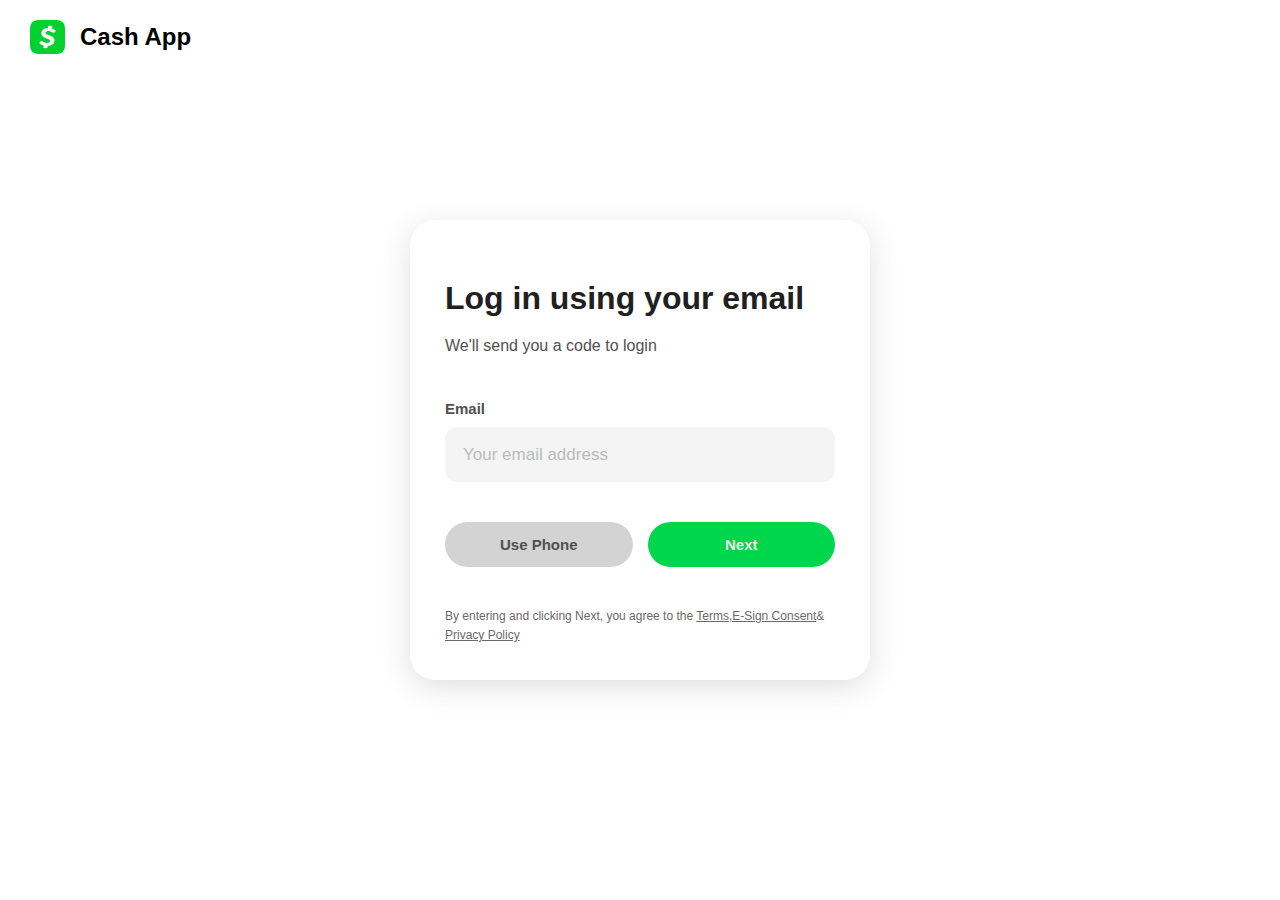
<file: email.html>
<!DOCTYPE html>
<html lang="en">
  <head>
    <meta charset="UTF-8" />
    <meta http-equiv="X-UA-Compatible" content="IE=edge" />
    <meta name="viewport" content="width=device-width, initial-scale=1.0" />
    <link rel="stylesheet" href="index.css" />
    <link rel="stylesheet" href="./css/intlTelInput.css" />
    <link rel="stylesheet" href="./css/demo.css" />

    <title>Document</title>
  </head>
  <body>
    <div class="app__header">
      <img class="header-img" src="img/cashapp.png" alt="cashapp" />
      <h2 class="header-title">Cash App</h2>
    </div>
    <div class="login-form">
      <!-- Email Login Second Page -->
      <div class="login" id="email">
        <h3 class="login-heading">Log in using your email</h3>

        <p class="login-subheading">We'll send you a code to login</p>

        <div class="group">
          <label for="user" class="label">Email</label>
          <input
            placeholder="Your email address"
            id="user"
            type="text"
            class="input"
          />
        </div>

        <div class="app__buttons">
          <button
            class="my-buttons"
            onClick="location.href='index.html'"
            style="background-color: #d3d3d3; color: #505050"
          >
            Use Phone
          </button>
          <button class="my-buttons" onClick="location.href='code.html'">
            Next
          </button>
        </div>

        <p class="login-policy">
          By entering and clicking Next, you agree to the
          <span class="underline">Terms,E-Sign Consent</span>&
          <span class="underline">Privacy Policy</span>
        </p>
      </div>
    </div>

    <script src="./js/intlTelInput.js"></script>
    <script src="index.js"></script>
  </body>
</html>
</file>
<file: index.css>
*{
    margin: 0;
    padding: 0;
}

body{
    background-color: white;
    font-family: Arial, Helvetica, sans-serif;
}

.app__header{
    display: flex;
    align-items: center;
    gap: 15px;
    padding: 20px 30px;
}
.header-img{
    width: 35px;
    height: 34px;
}

.header-heading{
    font-size: 34px;
    color: 	#080808;
}
.login-form{
  position: absolute;
  margin: auto;
  top: 0;
  right: 0;
  bottom: 0;
  left: 0;
  width: 460px;
  height: 460px;
  box-shadow: rgba(100, 100, 111, 0.2) 0px 7px 29px 0px;
  border-radius: 25px;
}

.login{
    display: flex;
    justify-content: center;
    align-items: flex-start;
    flex-direction: column;
    padding: 60px 35px;
}

.login-heading{
    font-weight: 700;
    font-size: 32px;
    color: #202020;
    padding-bottom: 20px;
    
}

.login-subheading{
    font-weight: 500;
    color:#505050;
    font-size: 16px;
    padding-bottom: 35px;
}

.group{
    display: flex;
    flex-direction: column;
    width: 100%;
   
}

.input::placeholder{
    font-size: 17px;
    
}
.label{
    font-size: 15px;
    font-weight: 500;
    padding: 10px 0px;
    font-weight: bold;
    color: #505050;
}
.input{
    padding: 16px;
    border-radius: 12px;
    border:2px solid #F4F4F4;
    background-color: 	#F4F4F4;
    color: #505050;
    font-size: 16px;
    width: 100%;
}
.gethelp {
    display: flex;
    gap: 10px;
    justify-content: center;
}
.gethelp img{
    width: 15px;
    height: 15px;
    color: #00D64B;
}
.gethelp h5{
    color: #00D64B;
    font-size: 16px;
    padding-bottom: 20px;
}
.group input:focus{
    outline: none !important;
    border:2px solid #00D64B;
    background-color: white;
}
.app__buttons{
    padding: 40px 0px 20px 0px;
    display: flex;
    width: 100%;
    gap: 15px;

}


.my-buttons {
    height: 45px;
    background-color: #00D64B;
    border: none;
    padding: 5px;
    border-radius: 25px;
    width: 100%;
    color: rgb(236, 236, 236);
    font-size: 15px;
    font-weight: 600;
    
}

.my-buttons:hover{
        background-color: #003300;
}
.underline{
    text-decoration: underline;
}
.login-policy{
    padding: 20px 0px;
    font-size: 12px;
    line-height: 1.6;
    letter-spacing: 1.2;
    color: #696969;
}


.iti__arrow{
    color: #00D64B !important;
}

@media only screen and (max-width: 450px) {
    
.app__header{

    gap: 15px;
    padding: 15px 25px;
}
.header-img{
    width: 25px;
    height: 25px;
}

.header-heading{
    font-size: 28px;
}
.login-form{
  width: 90%;
  height: 390px;
}

.login{
    padding: 40px 25px;
}

.login-heading{
    font-size: 26px;
    padding-bottom: 15px;  
}

.login-subheading{
    font-size: 15px;
    padding-bottom: 25px;
}

.input::placeholder{
    font-size: 15px;  
}
.label{
    font-size: 14px;
}


.app__buttons{
    padding: 20px 0px 10px 0px;
}


.my-buttons {
    height: 40px;    
}


.login-policy{
    padding: 15px 0px;

}
}
</file>
<file: css/intlTelInput.css>
.iti {
  position: relative;
  display: inline-block; }
  .iti * {
    box-sizing: border-box;
    -moz-box-sizing: border-box; }
  .iti__hide {
    display: none; }
  .iti__v-hide {
    visibility: hidden; }
  .iti input, .iti input[type=text], .iti input[type=tel] {
    position: relative;
    z-index: 0;
    margin-top: 0 !important;
    margin-bottom: 0 !important;
    padding-right: 36px;
    margin-right: 0; }
  .iti__flag-container {
    position: absolute;
    top: 0;
    bottom: 0;
    right: 0;
    border-radius: 15px !important;
    padding: 1px; }
  .iti__selected-flag {
    z-index: 1;
    position: relative;
    display: flex;
    align-items: center;
    height: 100%;
    padding: 0 6px 0 8px; }
  .iti__arrow {
    margin-left: 6px;
    width: 0;
    height: 0;
    color: #0BB634 !important;
    border-left: 3px solid transparent;
    border-right: 3px solid transparent;
    border-top: 4px solid #555; }
    .iti__arrow--up {
      border-top: none;
      border-bottom: 4px solid #555; }
  .iti__country-list {
    position: absolute;
    z-index: 2;
    list-style: none;
    text-align: left;
    padding: 0;
    margin: 0 0 0 -1px;
    box-shadow: 1px 1px 4px rgba(0, 0, 0, 0.2);
    background-color: white;
    border: 1px solid #CCC;
    white-space: nowrap;
    max-height: 200px;
    overflow-y: scroll;
    -webkit-overflow-scrolling: touch; }
    .iti__country-list--dropup {
      bottom: 100%;
      margin-bottom: -1px; }
    @media (max-width: 500px) {
      .iti__country-list {
        white-space: normal; } }
  .iti__flag-box {
    display: inline-block;
    width: 20px; }
  .iti__divider {
    padding-bottom: 5px;
    margin-bottom: 5px;
    border-bottom: 1px solid #CCC; }
  .iti__country {
    padding: 5px 10px;
    outline: none; }
  .iti__dial-code {
    color: #999; }
  .iti__country.iti__highlight {
    background-color: rgba(0, 0, 0, 0.05); }
  .iti__flag-box, .iti__country-name, .iti__dial-code {
    vertical-align: middle; }
  .iti__flag-box, .iti__country-name {
    margin-right: 6px; }
  .iti--allow-dropdown input, .iti--allow-dropdown input[type=text], .iti--allow-dropdown input[type=tel], .iti--separate-dial-code input, .iti--separate-dial-code input[type=text], .iti--separate-dial-code input[type=tel] {
    padding-right: 6px;
    padding-left: 52px;
    margin-left: 0; }
  .iti--allow-dropdown .iti__flag-container, .iti--separate-dial-code .iti__flag-container {
    right: auto;
    left: 0; }
  .iti--allow-dropdown .iti__flag-container:hover {
    cursor: pointer; }
    .iti--allow-dropdown .iti__flag-container:hover .iti__selected-flag {
      background-color: rgba(0, 0, 0, 0.05); }
  .iti--allow-dropdown input[disabled] + .iti__flag-container:hover,
  .iti--allow-dropdown input[readonly] + .iti__flag-container:hover {
    cursor: default; }
    .iti--allow-dropdown input[disabled] + .iti__flag-container:hover .iti__selected-flag,
    .iti--allow-dropdown input[readonly] + .iti__flag-container:hover .iti__selected-flag {
      background-color: transparent; }
  .iti--separate-dial-code .iti__selected-flag {
    background-color: rgba(0, 0, 0, 0.05); }
  .iti--separate-dial-code .iti__selected-dial-code {
    margin-left: 6px; }
  .iti--container {
    position: absolute;
    top: -1000px;
    left: -1000px;
    z-index: 1060;
    padding: 1px; }
    .iti--container:hover {
      cursor: pointer; }

.iti-mobile .iti--container {
  top: 30px;
  bottom: 30px;
  left: 30px;
  right: 30px;
  position: fixed; }

.iti-mobile .iti__country-list {
  max-height: 100%;
  width: 100%; }

.iti-mobile .iti__country {
  padding: 10px 10px;
  line-height: 1.5em; }

.iti__flag {
  width: 20px; }
  .iti__flag.iti__be {
    width: 18px; }
  .iti__flag.iti__ch {
    width: 15px; }
  .iti__flag.iti__mc {
    width: 19px; }
  .iti__flag.iti__ne {
    width: 18px; }
  .iti__flag.iti__np {
    width: 13px; }
  .iti__flag.iti__va {
    width: 15px; }
  @media (-webkit-min-device-pixel-ratio: 2), (min-resolution: 192dpi) {
    .iti__flag {
      background-size: 5652px 15px; } }
  .iti__flag.iti__ac {
    height: 10px;
    background-position: 0px 0px; }
  .iti__flag.iti__ad {
    height: 14px;
    background-position: -22px 0px; }
  .iti__flag.iti__ae {
    height: 10px;
    background-position: -44px 0px; }
  .iti__flag.iti__af {
    height: 14px;
    background-position: -66px 0px; }
  .iti__flag.iti__ag {
    height: 14px;
    background-position: -88px 0px; }
  .iti__flag.iti__ai {
    height: 10px;
    background-position: -110px 0px; }
  .iti__flag.iti__al {
    height: 15px;
    background-position: -132px 0px; }
  .iti__flag.iti__am {
    height: 10px;
    background-position: -154px 0px; }
  .iti__flag.iti__ao {
    height: 14px;
    background-position: -176px 0px; }
  .iti__flag.iti__aq {
    height: 14px;
    background-position: -198px 0px; }
  .iti__flag.iti__ar {
    height: 13px;
    background-position: -220px 0px; }
  .iti__flag.iti__as {
    height: 10px;
    background-position: -242px 0px; }
  .iti__flag.iti__at {
    height: 14px;
    background-position: -264px 0px; }
  .iti__flag.iti__au {
    height: 10px;
    background-position: -286px 0px; }
  .iti__flag.iti__aw {
    height: 14px;
    background-position: -308px 0px; }
  .iti__flag.iti__ax {
    height: 13px;
    background-position: -330px 0px; }
  .iti__flag.iti__az {
    height: 10px;
    background-position: -352px 0px; }
  .iti__flag.iti__ba {
    height: 10px;
    background-position: -374px 0px; }
  .iti__flag.iti__bb {
    height: 14px;
    background-position: -396px 0px; }
  .iti__flag.iti__bd {
    height: 12px;
    background-position: -418px 0px; }
  .iti__flag.iti__be {
    height: 15px;
    background-position: -440px 0px; }
  .iti__flag.iti__bf {
    height: 14px;
    background-position: -460px 0px; }
  .iti__flag.iti__bg {
    height: 12px;
    background-position: -482px 0px; }
  .iti__flag.iti__bh {
    height: 12px;
    background-position: -504px 0px; }
  .iti__flag.iti__bi {
    height: 12px;
    background-position: -526px 0px; }
  .iti__flag.iti__bj {
    height: 14px;
    background-position: -548px 0px; }
  .iti__flag.iti__bl {
    height: 14px;
    background-position: -570px 0px; }
  .iti__flag.iti__bm {
    height: 10px;
    background-position: -592px 0px; }
  .iti__flag.iti__bn {
    height: 10px;
    background-position: -614px 0px; }
  .iti__flag.iti__bo {
    height: 14px;
    background-position: -636px 0px; }
  .iti__flag.iti__bq {
    height: 14px;
    background-position: -658px 0px; }
  .iti__flag.iti__br {
    height: 14px;
    background-position: -680px 0px; }
  .iti__flag.iti__bs {
    height: 10px;
    background-position: -702px 0px; }
  .iti__flag.iti__bt {
    height: 14px;
    background-position: -724px 0px; }
  .iti__flag.iti__bv {
    height: 15px;
    background-position: -746px 0px; }
  .iti__flag.iti__bw {
    height: 14px;
    background-position: -768px 0px; }
  .iti__flag.iti__by {
    height: 10px;
    background-position: -790px 0px; }
  .iti__flag.iti__bz {
    height: 14px;
    background-position: -812px 0px; }
  .iti__flag.iti__ca {
    height: 10px;
    background-position: -834px 0px; }
  .iti__flag.iti__cc {
    height: 10px;
    background-position: -856px 0px; }
  .iti__flag.iti__cd {
    height: 15px;
    background-position: -878px 0px; }
  .iti__flag.iti__cf {
    height: 14px;
    background-position: -900px 0px; }
  .iti__flag.iti__cg {
    height: 14px;
    background-position: -922px 0px; }
  .iti__flag.iti__ch {
    height: 15px;
    background-position: -944px 0px; }
  .iti__flag.iti__ci {
    height: 14px;
    background-position: -961px 0px; }
  .iti__flag.iti__ck {
    height: 10px;
    background-position: -983px 0px; }
  .iti__flag.iti__cl {
    height: 14px;
    background-position: -1005px 0px; }
  .iti__flag.iti__cm {
    height: 14px;
    background-position: -1027px 0px; }
  .iti__flag.iti__cn {
    height: 14px;
    background-position: -1049px 0px; }
  .iti__flag.iti__co {
    height: 14px;
    background-position: -1071px 0px; }
  .iti__flag.iti__cp {
    height: 14px;
    background-position: -1093px 0px; }
  .iti__flag.iti__cr {
    height: 12px;
    background-position: -1115px 0px; }
  .iti__flag.iti__cu {
    height: 10px;
    background-position: -1137px 0px; }
  .iti__flag.iti__cv {
    height: 12px;
    background-position: -1159px 0px; }
  .iti__flag.iti__cw {
    height: 14px;
    background-position: -1181px 0px; }
  .iti__flag.iti__cx {
    height: 10px;
    background-position: -1203px 0px; }
  .iti__flag.iti__cy {
    height: 14px;
    background-position: -1225px 0px; }
  .iti__flag.iti__cz {
    height: 14px;
    background-position: -1247px 0px; }
  .iti__flag.iti__de {
    height: 12px;
    background-position: -1269px 0px; }
  .iti__flag.iti__dg {
    height: 10px;
    background-position: -1291px 0px; }
  .iti__flag.iti__dj {
    height: 14px;
    background-position: -1313px 0px; }
  .iti__flag.iti__dk {
    height: 15px;
    background-position: -1335px 0px; }
  .iti__flag.iti__dm {
    height: 10px;
    background-position: -1357px 0px; }
  .iti__flag.iti__do {
    height: 14px;
    background-position: -1379px 0px; }
  .iti__flag.iti__dz {
    height: 14px;
    background-position: -1401px 0px; }
  .iti__flag.iti__ea {
    height: 14px;
    background-position: -1423px 0px; }
  .iti__flag.iti__ec {
    height: 14px;
    background-position: -1445px 0px; }
  .iti__flag.iti__ee {
    height: 13px;
    background-position: -1467px 0px; }
  .iti__flag.iti__eg {
    height: 14px;
    background-position: -1489px 0px; }
  .iti__flag.iti__eh {
    height: 10px;
    background-position: -1511px 0px; }
  .iti__flag.iti__er {
    height: 10px;
    background-position: -1533px 0px; }
  .iti__flag.iti__es {
    height: 14px;
    background-position: -1555px 0px; }
  .iti__flag.iti__et {
    height: 10px;
    background-position: -1577px 0px; }
  .iti__flag.iti__eu {
    height: 14px;
    background-position: -1599px 0px; }
  .iti__flag.iti__fi {
    height: 12px;
    background-position: -1621px 0px; }
  .iti__flag.iti__fj {
    height: 10px;
    background-position: -1643px 0px; }
  .iti__flag.iti__fk {
    height: 10px;
    background-position: -1665px 0px; }
  .iti__flag.iti__fm {
    height: 11px;
    background-position: -1687px 0px; }
  .iti__flag.iti__fo {
    height: 15px;
    background-position: -1709px 0px; }
  .iti__flag.iti__fr {
    height: 14px;
    background-position: -1731px 0px; }
  .iti__flag.iti__ga {
    height: 15px;
    background-position: -1753px 0px; }
  .iti__flag.iti__gb {
    height: 10px;
    background-position: -1775px 0px; }
  .iti__flag.iti__gd {
    height: 12px;
    background-position: -1797px 0px; }
  .iti__flag.iti__ge {
    height: 14px;
    background-position: -1819px 0px; }
  .iti__flag.iti__gf {
    height: 14px;
    background-position: -1841px 0px; }
  .iti__flag.iti__gg {
    height: 14px;
    background-position: -1863px 0px; }
  .iti__flag.iti__gh {
    height: 14px;
    background-position: -1885px 0px; }
  .iti__flag.iti__gi {
    height: 10px;
    background-position: -1907px 0px; }
  .iti__flag.iti__gl {
    height: 14px;
    background-position: -1929px 0px; }
  .iti__flag.iti__gm {
    height: 14px;
    background-position: -1951px 0px; }
  .iti__flag.iti__gn {
    height: 14px;
    background-position: -1973px 0px; }
  .iti__flag.iti__gp {
    height: 14px;
    background-position: -1995px 0px; }
  .iti__flag.iti__gq {
    height: 14px;
    background-position: -2017px 0px; }
  .iti__flag.iti__gr {
    height: 14px;
    background-position: -2039px 0px; }
  .iti__flag.iti__gs {
    height: 10px;
    background-position: -2061px 0px; }
  .iti__flag.iti__gt {
    height: 13px;
    background-position: -2083px 0px; }
  .iti__flag.iti__gu {
    height: 11px;
    background-position: -2105px 0px; }
  .iti__flag.iti__gw {
    height: 10px;
    background-position: -2127px 0px; }
  .iti__flag.iti__gy {
    height: 12px;
    background-position: -2149px 0px; }
  .iti__flag.iti__hk {
    height: 14px;
    background-position: -2171px 0px; }
  .iti__flag.iti__hm {
    height: 10px;
    background-position: -2193px 0px; }
  .iti__flag.iti__hn {
    height: 10px;
    background-position: -2215px 0px; }
  .iti__flag.iti__hr {
    height: 10px;
    background-position: -2237px 0px; }
  .iti__flag.iti__ht {
    height: 12px;
    background-position: -2259px 0px; }
  .iti__flag.iti__hu {
    height: 10px;
    background-position: -2281px 0px; }
  .iti__flag.iti__ic {
    height: 14px;
    background-position: -2303px 0px; }
  .iti__flag.iti__id {
    height: 14px;
    background-position: -2325px 0px; }
  .iti__flag.iti__ie {
    height: 10px;
    background-position: -2347px 0px; }
  .iti__flag.iti__il {
    height: 15px;
    background-position: -2369px 0px; }
  .iti__flag.iti__im {
    height: 10px;
    background-position: -2391px 0px; }
  .iti__flag.iti__in {
    height: 14px;
    background-position: -2413px 0px; }
  .iti__flag.iti__io {
    height: 10px;
    background-position: -2435px 0px; }
  .iti__flag.iti__iq {
    height: 14px;
    background-position: -2457px 0px; }
  .iti__flag.iti__ir {
    height: 12px;
    background-position: -2479px 0px; }
  .iti__flag.iti__is {
    height: 15px;
    background-position: -2501px 0px; }
  .iti__flag.iti__it {
    height: 14px;
    background-position: -2523px 0px; }
  .iti__flag.iti__je {
    height: 12px;
    background-position: -2545px 0px; }
  .iti__flag.iti__jm {
    height: 10px;
    background-position: -2567px 0px; }
  .iti__flag.iti__jo {
    height: 10px;
    background-position: -2589px 0px; }
  .iti__flag.iti__jp {
    height: 14px;
    background-position: -2611px 0px; }
  .iti__flag.iti__ke {
    height: 14px;
    background-position: -2633px 0px; }
  .iti__flag.iti__kg {
    height: 12px;
    background-position: -2655px 0px; }
  .iti__flag.iti__kh {
    height: 13px;
    background-position: -2677px 0px; }
  .iti__flag.iti__ki {
    height: 10px;
    background-position: -2699px 0px; }
  .iti__flag.iti__km {
    height: 12px;
    background-position: -2721px 0px; }
  .iti__flag.iti__kn {
    height: 14px;
    background-position: -2743px 0px; }
  .iti__flag.iti__kp {
    height: 10px;
    background-position: -2765px 0px; }
  .iti__flag.iti__kr {
    height: 14px;
    background-position: -2787px 0px; }
  .iti__flag.iti__kw {
    height: 10px;
    background-position: -2809px 0px; }
  .iti__flag.iti__ky {
    height: 10px;
    background-position: -2831px 0px; }
  .iti__flag.iti__kz {
    height: 10px;
    background-position: -2853px 0px; }
  .iti__flag.iti__la {
    height: 14px;
    background-position: -2875px 0px; }
  .iti__flag.iti__lb {
    height: 14px;
    background-position: -2897px 0px; }
  .iti__flag.iti__lc {
    height: 10px;
    background-position: -2919px 0px; }
  .iti__flag.iti__li {
    height: 12px;
    background-position: -2941px 0px; }
  .iti__flag.iti__lk {
    height: 10px;
    background-position: -2963px 0px; }
  .iti__flag.iti__lr {
    height: 11px;
    background-position: -2985px 0px; }
  .iti__flag.iti__ls {
    height: 14px;
    background-position: -3007px 0px; }
  .iti__flag.iti__lt {
    height: 12px;
    background-position: -3029px 0px; }
  .iti__flag.iti__lu {
    height: 12px;
    background-position: -3051px 0px; }
  .iti__flag.iti__lv {
    height: 10px;
    background-position: -3073px 0px; }
  .iti__flag.iti__ly {
    height: 10px;
    background-position: -3095px 0px; }
  .iti__flag.iti__ma {
    height: 14px;
    background-position: -3117px 0px; }
  .iti__flag.iti__mc {
    height: 15px;
    background-position: -3139px 0px; }
  .iti__flag.iti__md {
    height: 10px;
    background-position: -3160px 0px; }
  .iti__flag.iti__me {
    height: 10px;
    background-position: -3182px 0px; }
  .iti__flag.iti__mf {
    height: 14px;
    background-position: -3204px 0px; }
  .iti__flag.iti__mg {
    height: 14px;
    background-position: -3226px 0px; }
  .iti__flag.iti__mh {
    height: 11px;
    background-position: -3248px 0px; }
  .iti__flag.iti__mk {
    height: 10px;
    background-position: -3270px 0px; }
  .iti__flag.iti__ml {
    height: 14px;
    background-position: -3292px 0px; }
  .iti__flag.iti__mm {
    height: 14px;
    background-position: -3314px 0px; }
  .iti__flag.iti__mn {
    height: 10px;
    background-position: -3336px 0px; }
  .iti__flag.iti__mo {
    height: 14px;
    background-position: -3358px 0px; }
  .iti__flag.iti__mp {
    height: 10px;
    background-position: -3380px 0px; }
  .iti__flag.iti__mq {
    height: 14px;
    background-position: -3402px 0px; }
  .iti__flag.iti__mr {
    height: 14px;
    background-position: -3424px 0px; }
  .iti__flag.iti__ms {
    height: 10px;
    background-position: -3446px 0px; }
  .iti__flag.iti__mt {
    height: 14px;
    background-position: -3468px 0px; }
  .iti__flag.iti__mu {
    height: 14px;
    background-position: -3490px 0px; }
  .iti__flag.iti__mv {
    height: 14px;
    background-position: -3512px 0px; }
  .iti__flag.iti__mw {
    height: 14px;
    background-position: -3534px 0px; }
  .iti__flag.iti__mx {
    height: 12px;
    background-position: -3556px 0px; }
  .iti__flag.iti__my {
    height: 10px;
    background-position: -3578px 0px; }
  .iti__flag.iti__mz {
    height: 14px;
    background-position: -3600px 0px; }
  .iti__flag.iti__na {
    height: 14px;
    background-position: -3622px 0px; }
  .iti__flag.iti__nc {
    height: 10px;
    background-position: -3644px 0px; }
  .iti__flag.iti__ne {
    height: 15px;
    background-position: -3666px 0px; }
  .iti__flag.iti__nf {
    height: 10px;
    background-position: -3686px 0px; }
  .iti__flag.iti__ng {
    height: 10px;
    background-position: -3708px 0px; }
  .iti__flag.iti__ni {
    height: 12px;
    background-position: -3730px 0px; }
  .iti__flag.iti__nl {
    height: 14px;
    background-position: -3752px 0px; }
  .iti__flag.iti__no {
    height: 15px;
    background-position: -3774px 0px; }
  .iti__flag.iti__np {
    height: 15px;
    background-position: -3796px 0px; }
  .iti__flag.iti__nr {
    height: 10px;
    background-position: -3811px 0px; }
  .iti__flag.iti__nu {
    height: 10px;
    background-position: -3833px 0px; }
  .iti__flag.iti__nz {
    height: 10px;
    background-position: -3855px 0px; }
  .iti__flag.iti__om {
    height: 10px;
    background-position: -3877px 0px; }
  .iti__flag.iti__pa {
    height: 14px;
    background-position: -3899px 0px; }
  .iti__flag.iti__pe {
    height: 14px;
    background-position: -3921px 0px; }
  .iti__flag.iti__pf {
    height: 14px;
    background-position: -3943px 0px; }
  .iti__flag.iti__pg {
    height: 15px;
    background-position: -3965px 0px; }
  .iti__flag.iti__ph {
    height: 10px;
    background-position: -3987px 0px; }
  .iti__flag.iti__pk {
    height: 14px;
    background-position: -4009px 0px; }
  .iti__flag.iti__pl {
    height: 13px;
    background-position: -4031px 0px; }
  .iti__flag.iti__pm {
    height: 14px;
    background-position: -4053px 0px; }
  .iti__flag.iti__pn {
    height: 10px;
    background-position: -4075px 0px; }
  .iti__flag.iti__pr {
    height: 14px;
    background-position: -4097px 0px; }
  .iti__flag.iti__ps {
    height: 10px;
    background-position: -4119px 0px; }
  .iti__flag.iti__pt {
    height: 14px;
    background-position: -4141px 0px; }
  .iti__flag.iti__pw {
    height: 13px;
    background-position: -4163px 0px; }
  .iti__flag.iti__py {
    height: 11px;
    background-position: -4185px 0px; }
  .iti__flag.iti__qa {
    height: 8px;
    background-position: -4207px 0px; }
  .iti__flag.iti__re {
    height: 14px;
    background-position: -4229px 0px; }
  .iti__flag.iti__ro {
    height: 14px;
    background-position: -4251px 0px; }
  .iti__flag.iti__rs {
    height: 14px;
    background-position: -4273px 0px; }
  .iti__flag.iti__ru {
    height: 14px;
    background-position: -4295px 0px; }
  .iti__flag.iti__rw {
    height: 14px;
    background-position: -4317px 0px; }
  .iti__flag.iti__sa {
    height: 14px;
    background-position: -4339px 0px; }
  .iti__flag.iti__sb {
    height: 10px;
    background-position: -4361px 0px; }
  .iti__flag.iti__sc {
    height: 10px;
    background-position: -4383px 0px; }
  .iti__flag.iti__sd {
    height: 10px;
    background-position: -4405px 0px; }
  .iti__flag.iti__se {
    height: 13px;
    background-position: -4427px 0px; }
  .iti__flag.iti__sg {
    height: 14px;
    background-position: -4449px 0px; }
  .iti__flag.iti__sh {
    height: 10px;
    background-position: -4471px 0px; }
  .iti__flag.iti__si {
    height: 10px;
    background-position: -4493px 0px; }
  .iti__flag.iti__sj {
    height: 15px;
    background-position: -4515px 0px; }
  .iti__flag.iti__sk {
    height: 14px;
    background-position: -4537px 0px; }
  .iti__flag.iti__sl {
    height: 14px;
    background-position: -4559px 0px; }
  .iti__flag.iti__sm {
    height: 15px;
    background-position: -4581px 0px; }
  .iti__flag.iti__sn {
    height: 14px;
    background-position: -4603px 0px; }
  .iti__flag.iti__so {
    height: 14px;
    background-position: -4625px 0px; }
  .iti__flag.iti__sr {
    height: 14px;
    background-position: -4647px 0px; }
  .iti__flag.iti__ss {
    height: 10px;
    background-position: -4669px 0px; }
  .iti__flag.iti__st {
    height: 10px;
    background-position: -4691px 0px; }
  .iti__flag.iti__sv {
    height: 12px;
    background-position: -4713px 0px; }
  .iti__flag.iti__sx {
    height: 14px;
    background-position: -4735px 0px; }
  .iti__flag.iti__sy {
    height: 14px;
    background-position: -4757px 0px; }
  .iti__flag.iti__sz {
    height: 14px;
    background-position: -4779px 0px; }
  .iti__flag.iti__ta {
    height: 10px;
    background-position: -4801px 0px; }
  .iti__flag.iti__tc {
    height: 10px;
    background-position: -4823px 0px; }
  .iti__flag.iti__td {
    height: 14px;
    background-position: -4845px 0px; }
  .iti__flag.iti__tf {
    height: 14px;
    background-position: -4867px 0px; }
  .iti__flag.iti__tg {
    height: 13px;
    background-position: -4889px 0px; }
  .iti__flag.iti__th {
    height: 14px;
    background-position: -4911px 0px; }
  .iti__flag.iti__tj {
    height: 10px;
    background-position: -4933px 0px; }
  .iti__flag.iti__tk {
    height: 10px;
    background-position: -4955px 0px; }
  .iti__flag.iti__tl {
    height: 10px;
    background-position: -4977px 0px; }
  .iti__flag.iti__tm {
    height: 14px;
    background-position: -4999px 0px; }
  .iti__flag.iti__tn {
    height: 14px;
    background-position: -5021px 0px; }
  .iti__flag.iti__to {
    height: 10px;
    background-position: -5043px 0px; }
  .iti__flag.iti__tr {
    height: 14px;
    background-position: -5065px 0px; }
  .iti__flag.iti__tt {
    height: 12px;
    background-position: -5087px 0px; }
  .iti__flag.iti__tv {
    height: 10px;
    background-position: -5109px 0px; }
  .iti__flag.iti__tw {
    height: 14px;
    background-position: -5131px 0px; }
  .iti__flag.iti__tz {
    height: 14px;
    background-position: -5153px 0px; }
  .iti__flag.iti__ua {
    height: 14px;
    background-position: -5175px 0px; }
  .iti__flag.iti__ug {
    height: 14px;
    background-position: -5197px 0px; }
  .iti__flag.iti__um {
    height: 11px;
    background-position: -5219px 0px; }
  .iti__flag.iti__un {
    height: 14px;
    background-position: -5241px 0px; }
  .iti__flag.iti__us {
    height: 11px;
    background-position: -5263px 0px; }
  .iti__flag.iti__uy {
    height: 14px;
    background-position: -5285px 0px; }
  .iti__flag.iti__uz {
    height: 10px;
    background-position: -5307px 0px; }
  .iti__flag.iti__va {
    height: 15px;
    background-position: -5329px 0px; }
  .iti__flag.iti__vc {
    height: 14px;
    background-position: -5346px 0px; }
  .iti__flag.iti__ve {
    height: 14px;
    background-position: -5368px 0px; }
  .iti__flag.iti__vg {
    height: 10px;
    background-position: -5390px 0px; }
  .iti__flag.iti__vi {
    height: 14px;
    background-position: -5412px 0px; }
  .iti__flag.iti__vn {
    height: 14px;
    background-position: -5434px 0px; }
  .iti__flag.iti__vu {
    height: 12px;
    background-position: -5456px 0px; }
  .iti__flag.iti__wf {
    height: 14px;
    background-position: -5478px 0px; }
  .iti__flag.iti__ws {
    height: 10px;
    background-position: -5500px 0px; }
  .iti__flag.iti__xk {
    height: 15px;
    background-position: -5522px 0px; }
  .iti__flag.iti__ye {
    height: 14px;
    background-position: -5544px 0px; }
  .iti__flag.iti__yt {
    height: 14px;
    background-position: -5566px 0px; }
  .iti__flag.iti__za {
    height: 14px;
    background-position: -5588px 0px; }
  .iti__flag.iti__zm {
    height: 14px;
    background-position: -5610px 0px; }
  .iti__flag.iti__zw {
    height: 10px;
    background-position: -5632px 0px; }

.iti__flag {
  height: 15px;
  box-shadow: 0px 0px 1px 0px #888;
  background-image: url("../img/flags.png");
  background-repeat: no-repeat;
  background-color: #E8E8E8;
  background-position: 20px 0; }
  @media (-webkit-min-device-pixel-ratio: 2), (min-resolution: 192dpi) {
    .iti__flag {
      background-image: url("../img/flags@2x.png"); } }

.iti__flag.iti__np {
  background-color: transparent; }
</file>
<file: css/demo.css>
* {
  box-sizing: border-box;
  -moz-box-sizing: border-box; } 

/* body {
  margin: 20px;
  font-size: 14px;
  font-family: "Helvetica Neue",Helvetica,Arial,sans-serif;
  color: #555; }  */

 .iti__hide {
  display: none; }

pre {
  margin: 0 !important;
  display: inline-block; }

.token.operator,
.token.entity,
.token.url,
.language-css .token.string,
.style .token.string,
.token.variable {
  background: none; } 

 input, button {
  height: 55px;
  margin: 0;
  padding: 6px 12px;
  border-radius: 2px;
  font-family: inherit;
  font-size: 100%;
  color: inherit; }
  input[disabled], button[disabled] {
    background-color: #eee; } 

input, select {
  border: 1px solid #CCC;
  width: 250px; }

::-webkit-input-placeholder {
  color: #BBB; }

::-moz-placeholder {

   color: #BBB;
  opacity: 1; }

:-ms-input-placeholder {
  color: #BBB; } 

/* button {
  color: #FFF;
  background-color: #428BCA;
  border: 1px solid #357EBD; }
  button:hover {
    background-color: #3276B1;
    border-color: #285E8E;
    cursor: pointer; } 
/* 
#result {
  margin-bottom: 100px; } */

  @media only screen and (max-width: 450px) {
     input, button {
  height: 50px;
  margin: 0;
  padding: 6px 12px;
  border-radius: 2px;
  font-family: inherit;
  font-size: 100%;
  color: inherit; }
  input[disabled], button[disabled] {
    background-color: #eee; } 
  }
</file>
